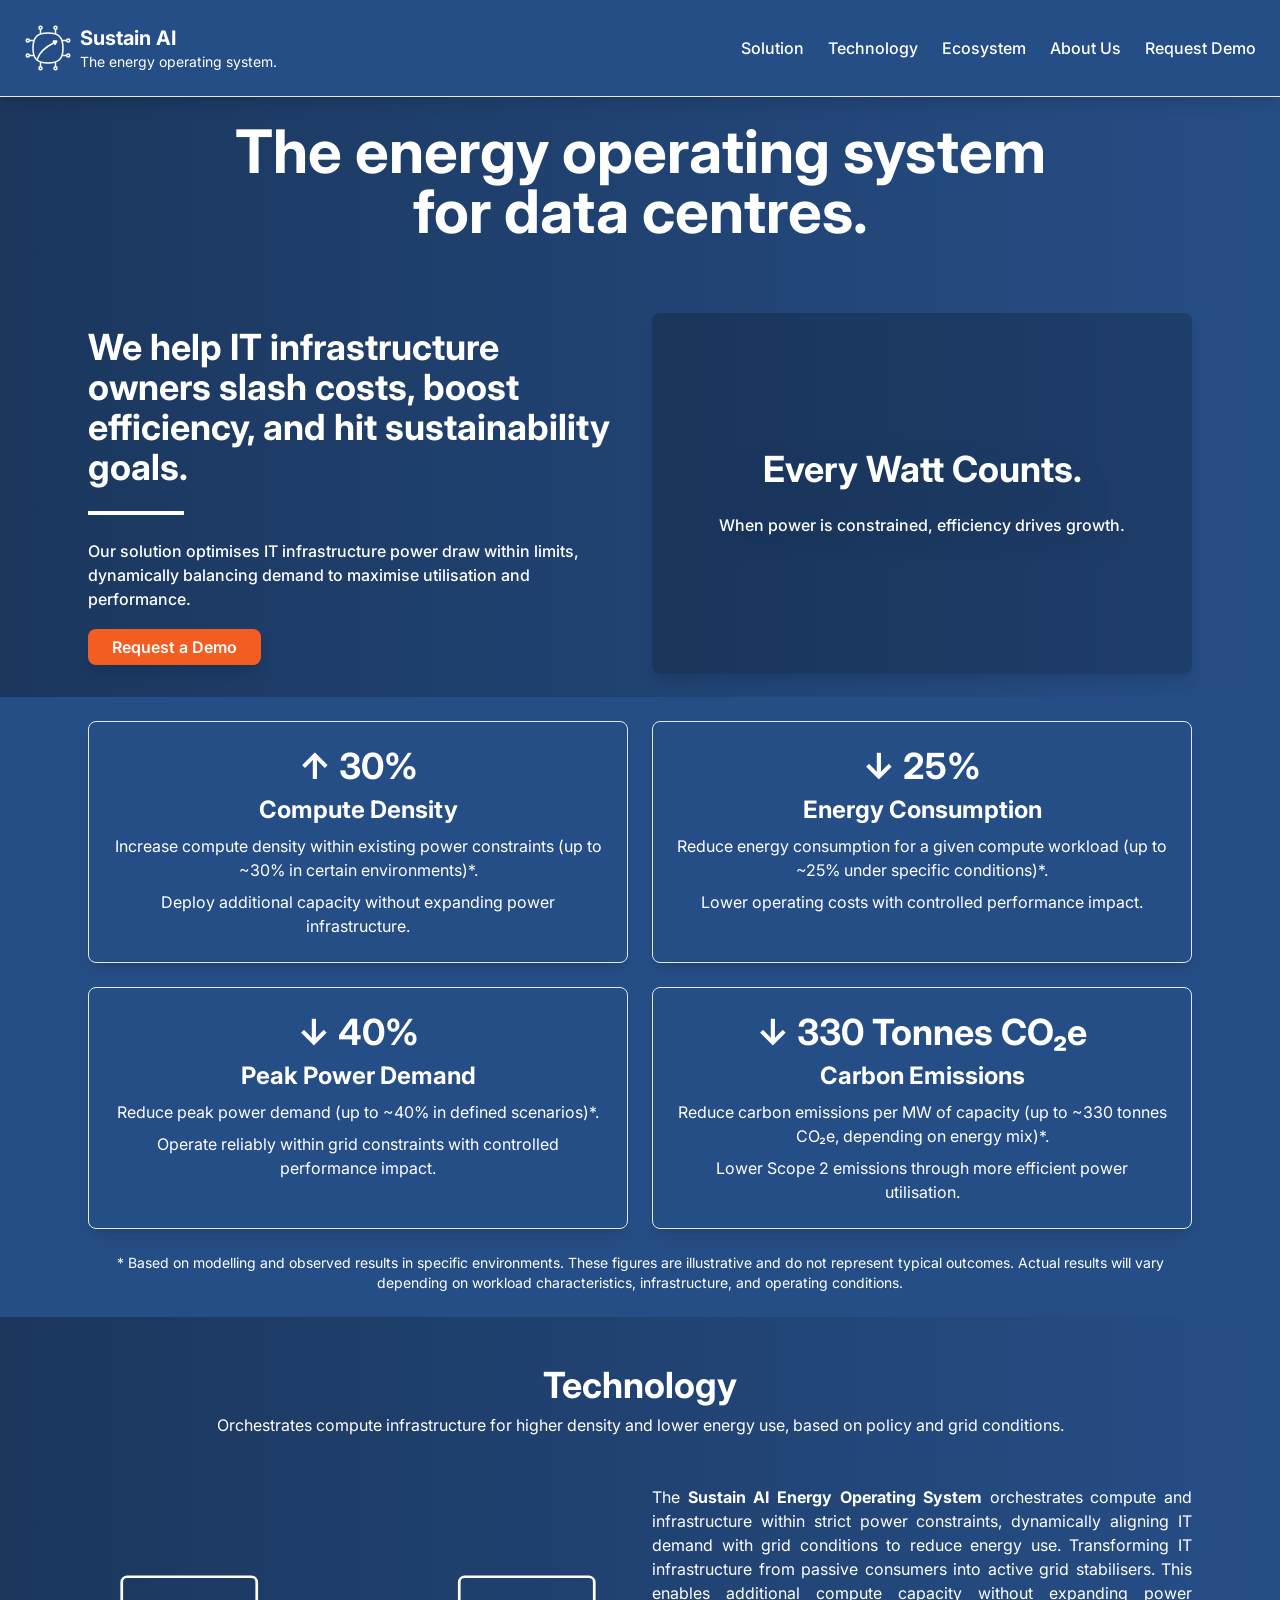
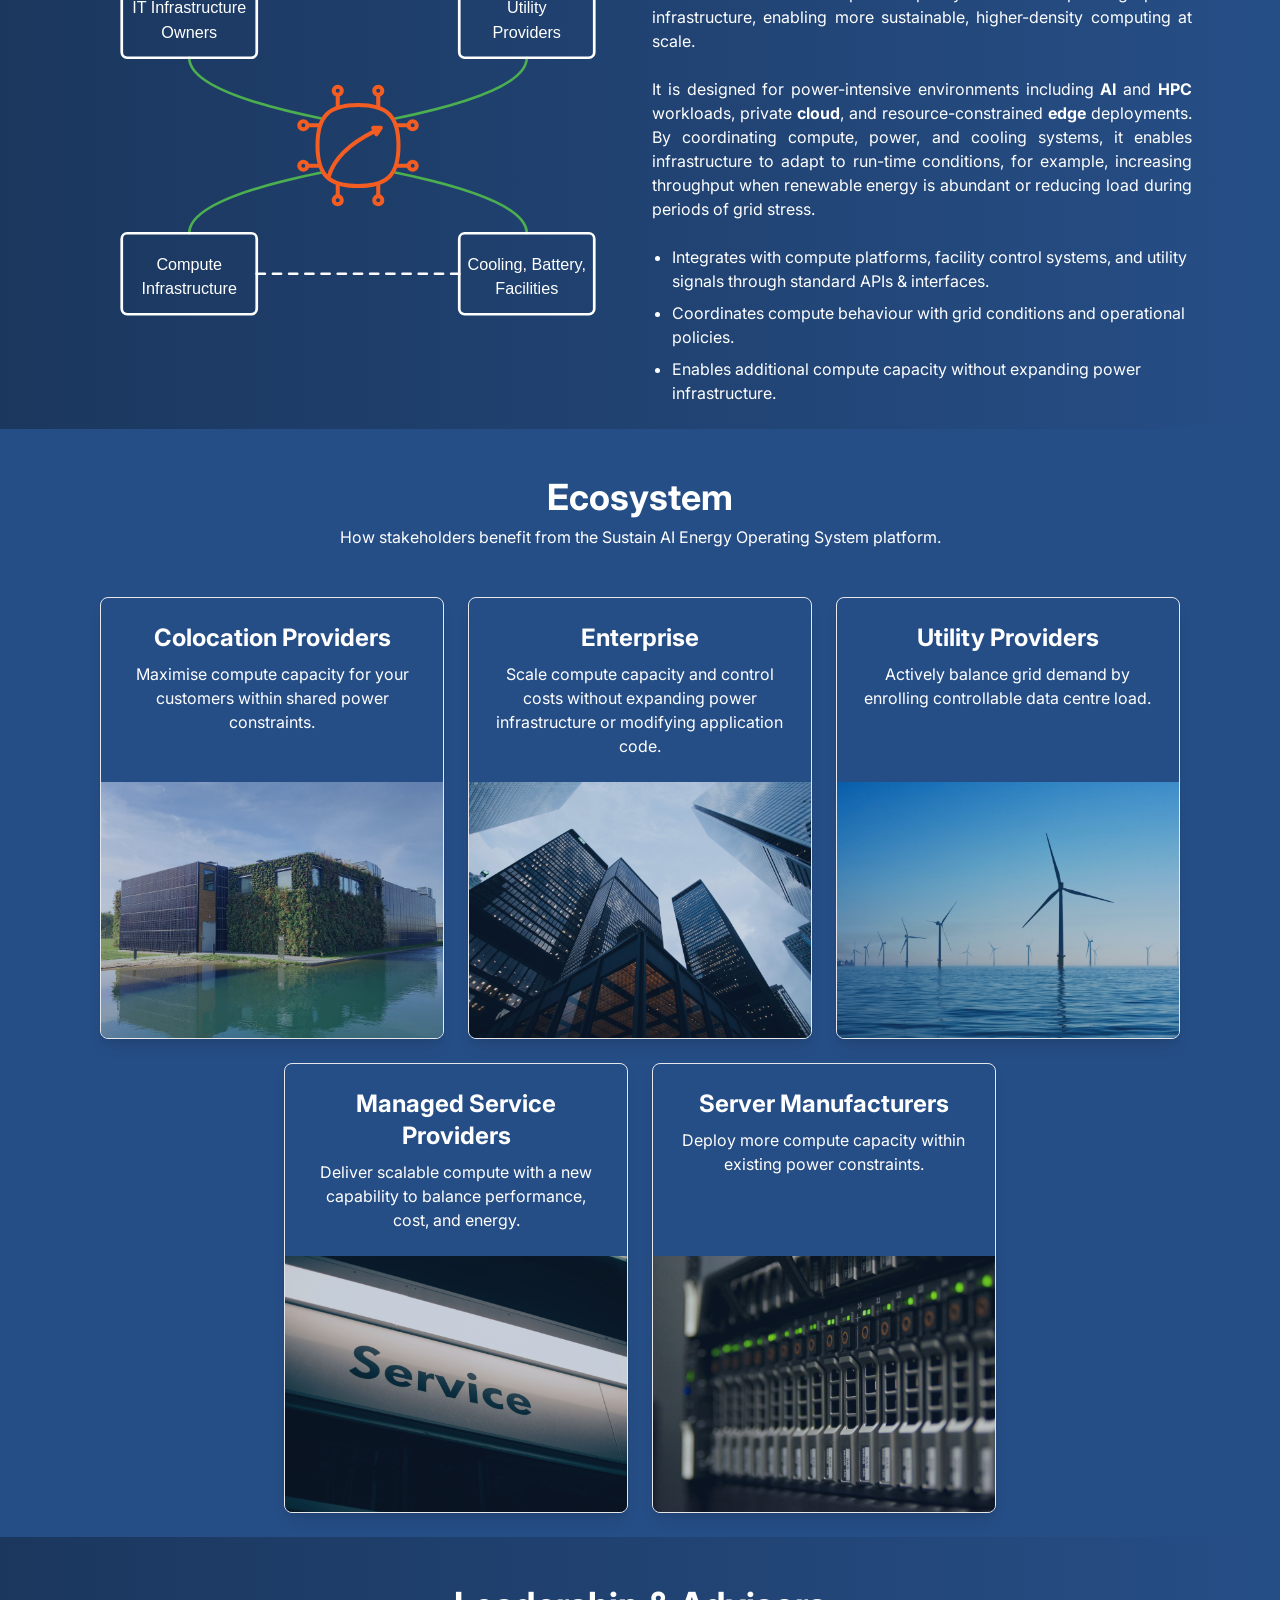
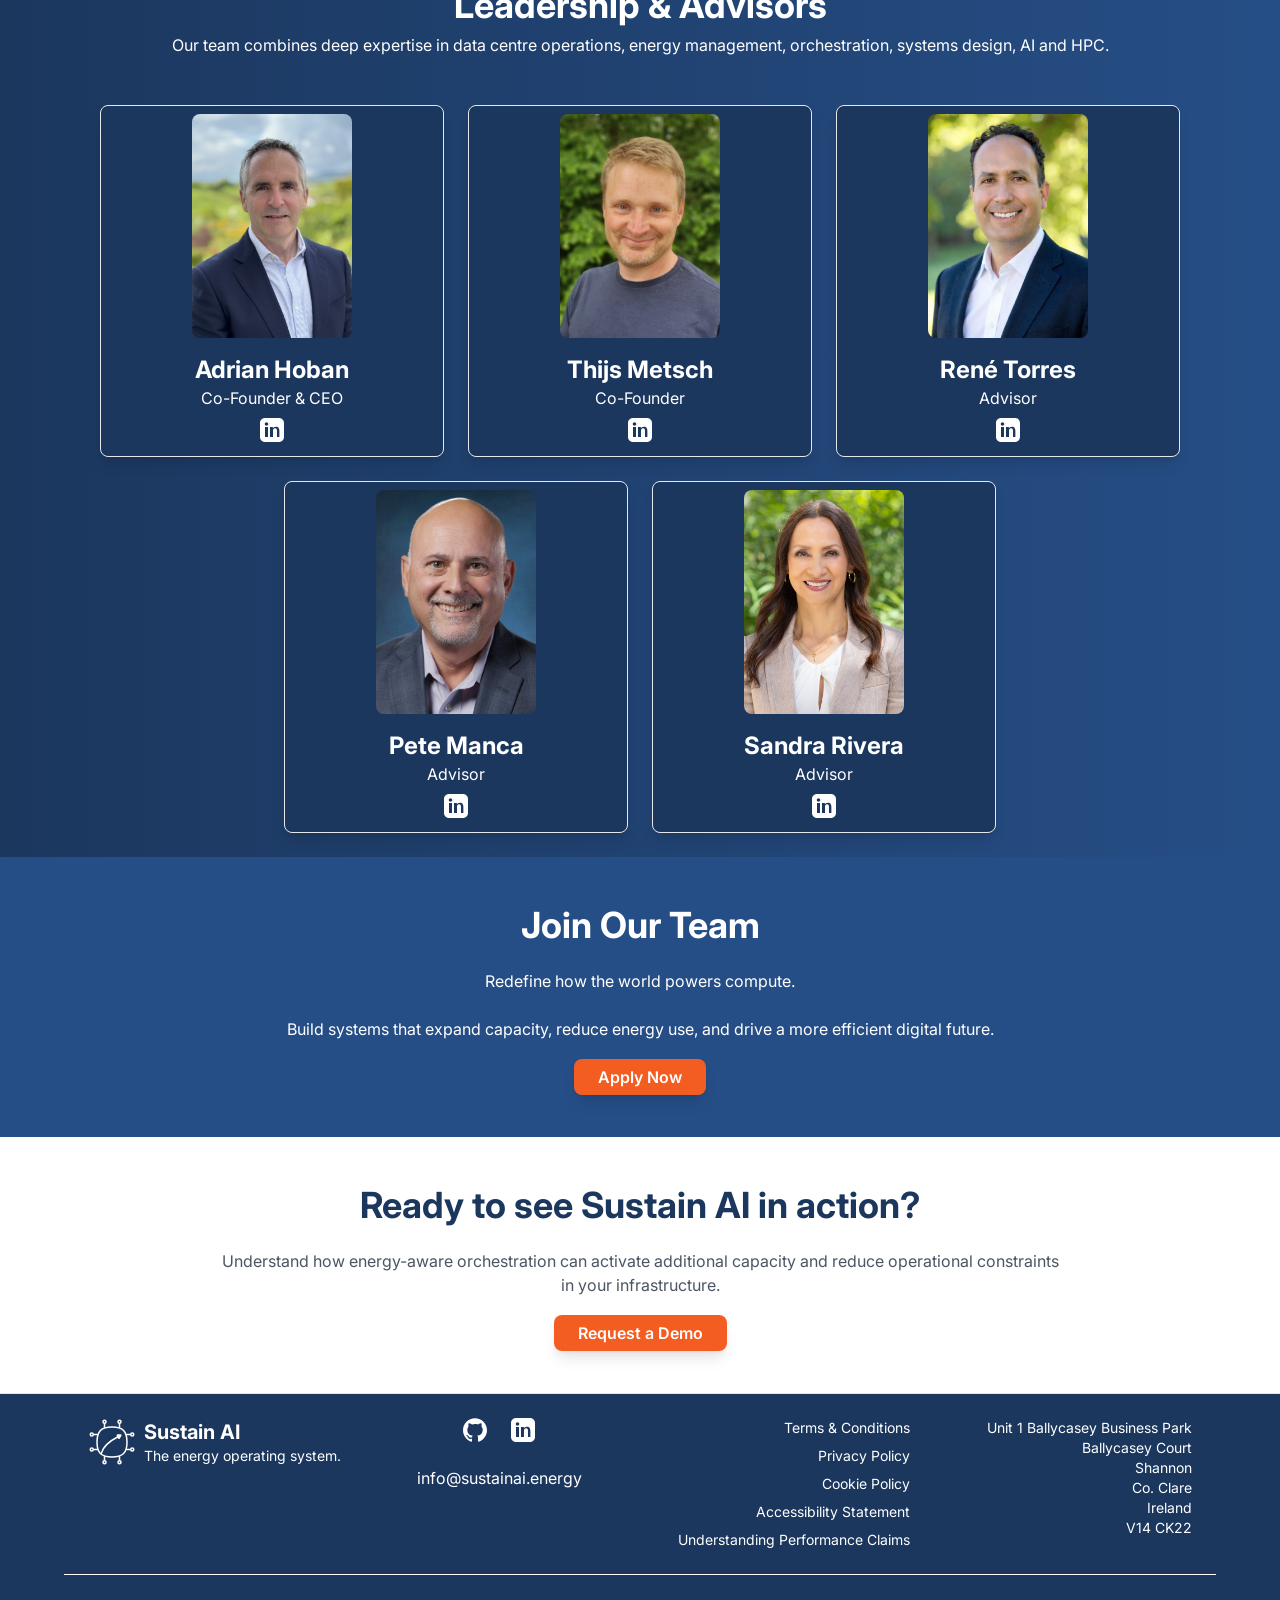
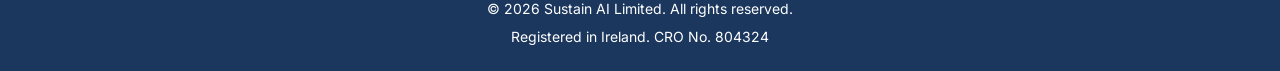
<file: index.html>
<!DOCTYPE html>
<html lang="en">
<head>
    <meta charset="UTF-8">
    <meta name="description"
          content="Sustain AI is an energy operating system for data centres operating under power constraints. We help operators increase compute efficiency, reduce energy consumption, and unlock additional capacity without expanding infrastructure.">
    <meta name="keywords"
          content="data center energy optimisation, data center efficiency, data centre energy optimisation, data centre efficiency, AI for data centres, compute orchestration, energy management system, power constrained computing, data centre optimisation software, grid responsive computing, infrastructure efficiency, sustainable data centres">
    <meta property="og:title"
          content="Sustain AI - Energy Optimisation for Power-Constrained Data Centres">
    <meta property="og:description"
          content="An energy operating system for data centres. Sustain AI orchestrates compute within power constraints to increase efficiency, reduce energy use, and unlock capacity.">
    <meta property="og:type" content="website">
    <meta property="og:url" content="https://sustainai.energy">
    <meta name="application-name" content="Sustain AI">
    <meta name="viewport" content="width=device-width, initial-scale=1.0">
    <link rel="icon" href="img/logo/logo_orange.svg" type="image/svg+xml">
    <link rel="preconnect" href="https://fonts.googleapis.com">
    <link rel="preconnect" href="https://fonts.gstatic.com" crossorigin>
    <link href="https://fonts.googleapis.com/css2?family=Inter:wght@400;600;700&display=swap" rel="stylesheet">
    <title>Sustain AI | Energy Operating System for Data Centres</title>
    <link href="output.css" rel="stylesheet">
</head>
<body class="bg-white text-gray-600 font-sans flex flex-col min-h-screen">
<header id="main-header"
        class="sticky top-0 z-50 w-full flex flex-row justify-between items-center bg-secondary backdrop-blur-md shadow-lg px-6 py-6 border-b border-gray-200 transition-all duration-300">
    <a href="index.html" class="flex items-start hover:opacity-75">
        <div class="logo mr-2">
            <img src="img/logo/logo_white.svg" alt="Sustain AI Logo" class="w-12 h-12">
        </div>
        <div class="flex flex-col text-white leading-none">
            <span class="text-xl font-bold">Sustain AI</span>
            <span class="text-sm">The energy operating system.</span>
        </div>
    </a>
    <!-- Desktop menu - centered on desktop -->
    <nav id="desktop-menu" class="hidden md:flex space-x-6 text-white font-medium">
        <a href="#solution" class="hover:text-orange hover:underline">Solution</a>
        <a href="#technology" class="hover:text-orange hover:underline">Technology</a>
        <a href="#ecosystem" class="hover:text-orange hover:underline">Ecosystem</a>
        <a href="#aboutus" class="hover:text-orange hover:underline">About Us</a>
        <a href="#contact" class="hover:text-orange hover:underline">Request Demo</a>
    </nav>
    <!-- Mobile menu (hidden by default) -->
    <div id="mobile-menu"
         class="absolute top-full right-6 mt-2 w-48 bg-white shadow-lg rounded-lg hidden flex-col py-2">
        <a href="#solution" class="block px-2 py-2 text-gray-600 border-b border-gray-200">Solution</a>
        <a href="#technology" class="block px-2 py-2 text-gray-600 border-b border-gray-200">Technology</a>
        <a href="#ecosystem" class="block px-2 py-2 text-gray-600 border-b border-gray-200">Ecosystem</a>
        <a href="#aboutus" class="block px-2 py-2 text-gray-600 border-b border-gray-200">About Us</a>
        <a href="#contact" class="block px-2 py-2 text-gray-600">Request Demo</a>
    </div>
    <!-- Mobile burger button -->
    <div class="md:hidden ml-auto">
        <button id="menu-btn" class="text-white focus:outline-none" aria-label="Toggle navigation menu">
            <svg class="w-6 h-6" fill="none" stroke="currentColor" viewBox="0 0 24 24">
                <path stroke-linecap="round" stroke-linejoin="round" stroke-width="2"
                      d="M4 6h16M4 12h16M4 18h16"/>
            </svg>
        </button>
    </div>
</header>
<main>
    <section id="solution" class="bg-gradient-to-r from-primary to-secondary py-6 scroll-mt-24">
        <div class="max-w-4xl mx-auto px-6 text-center mb-6">
            <h1 class="text-white text-4xl md:text-6xl font-bold mb-6">
                The energy operating system for data centres.
            </h1>
        </div>
    </section>
    <!-- Hero Section - Redesigned Split Layout -->
    <section class="relative w-full bg-gradient-to-r from-primary to-secondary py-6 md:py-6">
        <div class="max-w-6xl mx-auto px-6 flex flex-col md:flex-row items-center justify-between gap-6">
            <!-- Left Side: Text Content -->
            <div class="md:w-1/2 text-white">
                <h2 class="text-white text-2xl md:text-4xl font-bold mb-6">
                    We help IT infrastructure owners slash costs, boost efficiency, and hit sustainability goals.
                </h2>
                <div class="w-24 h-1 bg-white mx-0 mb-6"></div>
                <p class="text-white text-base font-medium mb-6">
                    Our solution optimises IT infrastructure power draw within limits, dynamically balancing demand to
                    maximise utilisation and performance.
                </p>
                <a href="#contact"
                   class="bg-orange px-6 py-2 rounded-lg text-white font-semibold shadow-lg hover:bg-light hover:text-primary">
                    Request a Demo
                </a>
            </div>
            <!-- Right Side: Video -->
            <div class="md:w-1/2 relative flex justify-center items-center">
                <video src="img/solution/homepage_start_720p.mp4" autoplay loop muted playsinline
                       class="w-full aspect-[3/2] object-cover rounded-lg shadow-lg"></video>
                <div class="absolute inset-0 flex flex-col items-center justify-center p-6 text-center bg-black/20 rounded-lg">
                    <h2 class="text-white text-2xl md:text-4xl font-bold mb-6 drop-shadow-2xl">
                        Every Watt Counts.
                    </h2>
                    <p class="text-white text-base drop-shadow-xl font-medium">When power is constrained, efficiency
                        drives growth.</p>
                </div>
            </div>
        </div>
    </section>
    <!-- Solution / Value Section -->
    <section class="py-6 bg-secondary scroll-mt-24">
        <div class="max-w-6xl mx-auto grid md:grid-cols-2 gap-6 px-6">
            <div class="rounded-lg shadow-lg bg-secondary border border-gray-200 overflow-hidden flex flex-col">
                <div class="p-6 flex-1">
                    <h2 class="text-4xl font-bold text-white text-center mb-2">
                        ↑ 30%
                    </h2>
                    <h3 class="text-2xl font-bold text-white text-center">
                        Compute Density
                    </h3>
                    <p class="mt-2 text-white text-center">
                        Increase compute density within existing power constraints (up to ~30% in certain
                        environments)*.
                    </p>
                    <p class="mt-2 text-white text-center">
                        Deploy additional capacity without expanding power infrastructure.
                    </p>
                </div>
            </div>
            <div class="rounded-lg shadow-lg bg-secondary border border-gray-200 overflow-hidden flex flex-col">
                <div class="p-6 flex-1">
                    <h2 class="text-4xl font-bold text-white text-center mb-2">
                        ↓ 25%
                    </h2>
                    <h3 class="text-2xl font-bold text-white text-center">
                        Energy Consumption
                    </h3>
                    <p class="mt-2 text-white text-center">
                        Reduce energy consumption for a given compute workload (up to ~25% under specific conditions)*.
                    </p>
                    <p class="mt-2 text-white text-center">
                        Lower operating costs with controlled performance impact.
                    </p>
                </div>
            </div>
            <div class="rounded-lg shadow-lg bg-secondary border border-gray-200 overflow-hidden flex flex-col">
                <div class="p-6 flex-1">
                    <h2 class="text-4xl font-bold text-white text-center mb-2">
                        ↓ 40%
                    </h2>
                    <h3 class="text-2xl font-bold text-white text-center">
                        Peak Power Demand
                    </h3>
                    <p class="mt-2 text-white text-center">
                        Reduce peak power demand (up to ~40% in defined scenarios)*.
                    </p>
                    <p class="mt-2 text-white text-center">
                        Operate reliably within grid constraints with controlled performance impact.
                    </p>
                </div>
            </div>
            <div class="rounded-lg shadow-lg bg-secondary border border-gray-200 overflow-hidden flex flex-col">
                <div class="p-6 flex-1">
                    <h2 class="text-4xl font-bold text-white text-center mb-2">
                        ↓ 330 Tonnes CO₂e
                    </h2>
                    <h3 class="text-2xl font-bold text-white text-center">
                        Carbon Emissions
                    </h3>
                    <p class="mt-2 text-white text-center">
                        Reduce carbon emissions per MW of capacity (up to ~330 tonnes CO₂e, depending on energy mix)*.
                    </p>
                    <p class="mt-2 text-white text-center">
                        Lower Scope 2 emissions through more efficient power utilisation.
                    </p>
                </div>
            </div>
        </div>
        <p class="max-w-6xl mx-auto text-center text-sm text-white px-6 mt-6 bg-secondary">
            * Based on modelling and observed results in specific environments. These figures are illustrative and do
            not represent typical outcomes. Actual results will vary depending on workload characteristics,
            infrastructure, and operating conditions.
        </p>
    </section>
    <!-- Technology Section -->
    <section id="technology" class="bg-gradient-to-r from-primary to-secondary py-6 scroll-mt-24">
        <div class="max-w-6xl mx-auto text-center mb-6 px-6 py-6">
            <h2 class="text-2xl text-white md:text-4xl font-bold">
                Technology
            </h2>
            <p class="mt-2 text-white">
                Orchestrates compute infrastructure for higher density and lower energy use, based on policy and grid
                conditions.
            </p>
        </div>
        <div class="max-w-6xl mx-auto px-6 flex flex-col md:flex-row items-center justify-between gap-6">
            <!-- Left Side: Image -->
            <div class="md:w-1/2 flex justify-center items-center relative">
                <img src="img/technology/energy_operating_system_graph.svg"
                     alt="Sustain AI Energy Operating System Graphic" class="w-full h-auto"
                     loading="lazy">
            </div>
            <!-- Right Side: Text Content -->
            <div class="md:w-1/2 text-white">
                <p class="text-white mb-6 text-justify">
                    The <strong>Sustain AI Energy Operating System</strong> orchestrates compute and infrastructure
                    within strict power constraints, dynamically aligning IT demand with grid conditions to reduce
                    energy use. Transforming IT infrastructure from passive consumers into active grid stabilisers. This
                    enables additional compute capacity without expanding power infrastructure, enabling more
                    sustainable, higher-density computing at scale. </p>
                <p class="text-white mb-6 text-justify">
                    It is designed for power-intensive environments including <strong>AI</strong> and
                    <strong>HPC</strong> workloads, private <strong>cloud</strong>, and resource-constrained
                    <strong>edge</strong> deployments. By coordinating compute, power, and cooling systems, it enables
                    infrastructure to adapt to run-time conditions, for example, increasing throughput when renewable
                    energy is abundant or reducing load during periods of grid stress.
                </p>
                <ul class="list-disc list-outside text-white text-left space-y-2 text-base pl-5">
                    <li>
                        Integrates with compute platforms, facility control systems, and utility signals through
                        standard APIs & interfaces.
                    </li>
                    <li>
                        Coordinates compute behaviour with grid conditions and operational policies.
                    </li>
                    <li>
                        Enables additional compute capacity without expanding power infrastructure.
                    </li>
                </ul>
            </div>
        </div>
    </section>
    <section id="ecosystem" class="py-6 bg-secondary scroll-mt-24">
        <div class="max-w-6xl mx-auto text-center mb-6 px-6 py-6">
            <h2 class="text-2xl text-white md:text-4xl font-bold">
                Ecosystem
            </h2>
            <p class="mt-2 text-white">
                How stakeholders benefit from the Sustain AI Energy Operating System platform.
            </p>
        </div>
        <div class="max-w-6xl mx-auto flex flex-wrap justify-center gap-6 px-6">
            <div class="rounded-lg shadow-lg bg-secondary border border-gray-200 overflow-hidden flex flex-col w-full md:w-[calc(50%-1rem)] lg:w-[calc(33.333%-1.5rem)]">
                <div class="p-6 flex-1">
                    <h3 class="text-2xl font-bold text-white text-center">
                        Colocation Providers
                    </h3>
                    <p class="mt-2 text-white text-center">
                        Maximise compute capacity for your customers within shared power constraints.
                    </p>
                </div>
                <img src="img/ecosystem/green_data_center.jpg" alt="green data center"
                     class="w-full h-64 object-cover opacity-75" loading="lazy">
            </div>
            <div class="rounded-lg shadow-lg bg-secondary border border-gray-200 overflow-hidden flex flex-col w-full md:w-[calc(50%-1rem)] lg:w-[calc(33.333%-1.5rem)]">
                <div class="p-6 flex-1">
                    <h3 class="text-2xl font-bold text-white text-center">
                        Enterprise
                    </h3>
                    <p class="mt-2 text-white text-center">
                        Scale compute capacity and control costs without expanding power infrastructure or modifying
                        application code.
                    </p>
                </div>
                <img src="img/ecosystem/enterprise.jpg" alt="Enterprise"
                     class="w-full h-64 object-cover opacity-75" loading="lazy">
            </div>
            <div class="rounded-lg shadow-lg bg-secondary border border-gray-200 overflow-hidden flex flex-col w-full md:w-[calc(50%-1rem)] lg:w-[calc(33.333%-1.5rem)]">
                <div class="p-6 flex-1">
                    <h3 class="text-2xl text-white font-bold text-center">
                        Utility Providers
                    </h3>
                    <p class="mt-2 text-white text-center">
                        Actively balance grid demand by enrolling controllable data centre load.
                    </p>
                </div>
                <img src="img/ecosystem/utility_provider.jpg" alt="Utility Provider"
                     class="w-full h-64 object-cover opacity-75" loading="lazy">
            </div>
            <div class="rounded-lg shadow-lg bg-secondary border border-gray-200 overflow-hidden flex flex-col w-full md:w-[calc(50%-1rem)] lg:w-[calc(33.333%-1.5rem)]">
                <div class="p-6 flex-1">
                    <h3 class="text-2xl font-bold text-white text-center">
                        Managed Service Providers
                    </h3>
                    <p class="mt-2 text-white text-center">
                        Deliver scalable compute with a new capability to balance performance, cost, and energy.
                    </p>
                </div>
                <img src="img/ecosystem/services.jpg" alt="Service Provider"
                     class="w-full h-64 object-cover opacity-75" loading="lazy">
            </div>
            <div class="rounded-lg shadow-lg bg-secondary border border-gray-200 overflow-hidden flex flex-col w-full md:w-[calc(50%-1rem)] lg:w-[calc(33.333%-1.5rem)]">
                <div class="p-6 flex-1">
                    <h3 class="text-2xl font-bold text-white text-center">
                        Server Manufacturers
                    </h3>
                    <p class="mt-2 text-white text-center">
                        Deploy more compute capacity within existing power constraints.
                    </p>
                </div>
                <img src="img/ecosystem/server.jpg" alt="Server image"
                     class="w-full h-64 object-cover opacity-75" loading="lazy">
            </div>
        </div>
    </section>
    <!-- About Us Section -->
    <section id="aboutus" class="bg-gradient-to-r from-primary to-secondary py-6 scroll-mt-24">
        <div class="max-w-6xl mx-auto text-center mb-6 px-6 py-6">
            <h2 class="text-2xl text-white md:text-4xl font-bold">
                Leadership & Advisors
            </h2>
            <p class="mt-2 text-white">
                Our team combines deep expertise in data centre operations, energy management, orchestration, systems
                design, AI and HPC.
            </p>
        </div>
        <div class="max-w-6xl mx-auto flex flex-wrap justify-center gap-6 px-6">
            <div class="rounded-lg shadow-lg bg-primary border border-gray-200 overflow-hidden flex flex-col w-full md:w-[calc(50%-1rem)] lg:w-[calc(33.333%-1.5rem)]">
                <div class="p-2 flex items-center justify-center min-h-[240px]">
                    <img src="img/team/adrian.jpg" alt="Adrian Hoban"
                         class="w-40 h-56 object-cover rounded-lg bg-gray-200" loading="lazy">
                </div>
                <div class="p-2 text-center flex-1">
                    <h3 class="text-2xl text-white font-bold">
                        Adrian Hoban
                    </h3>
                    <p class="text-white mb-2">
                        Co-Founder & CEO
                    </p>
                    <a href="https://linkedin.com/in/adrian-hoban" target="_blank"
                       class="inline-block text-white hover:text-orange">
                        <svg class="w-6 h-6 mx-auto" fill="currentColor" viewBox="0 0 24 24">
                            <path d="M19 0h-14c-2.761 0-5 2.239-5 5v14c0 2.762 2.239 5 5 5h14c2.762 0 5-2.238 5-5v-14c0-2.761-2.238-5-5-5zm-11 19h-3v-10h3v10zm-1.5-11.268c-.966 0-1.75-.784-1.75-1.75s.784-1.75 1.75-1.75 1.75.784 1.75 1.75-.784 1.75-1.75 1.75zm13.5 11.268h-3v-5.604c0-1.337-.026-3.065-1.867-3.065-1.867 0-2.154 1.459-2.154 2.968v5.701h-3v-10h2.884v1.367h.041c.402-.764 1.386-1.567 2.852-1.567 3.049 0 3.612 2.006 3.612 4.612v5.588z"/>
                        </svg>
                    </a>
                </div>
            </div>
            <div class="rounded-lg shadow-lg bg-primary border border-gray-200 overflow-hidden flex flex-col w-full md:w-[calc(50%-1rem)] lg:w-[calc(33.333%-1.5rem)]">
                <div class="p-2 flex items-center justify-center min-h-[240px]">
                    <img src="img/team/thijs.jpg" alt="Thijs Metsch"
                         class="w-40 h-56 object-cover rounded-lg bg-gray-200" loading="lazy">
                </div>
                <div class="p-2 text-center flex-1">
                    <h3 class="text-2xl text-white font-bold">
                        Thijs Metsch
                    </h3>
                    <p class="text-white mb-2">
                        Co-Founder
                    </p>
                    <a href="https://linkedin.com/in/thijsmetsch" target="_blank"
                       class="inline-block text-white hover:text-orange">
                        <svg class="w-6 h-6 mx-auto" fill="currentColor" viewBox="0 0 24 24">
                            <path d="M19 0h-14c-2.761 0-5 2.239-5 5v14c0 2.762 2.239 5 5 5h14c2.762 0 5-2.238 5-5v-14c0-2.761-2.238-5-5-5zm-11 19h-3v-10h3v10zm-1.5-11.268c-.966 0-1.75-.784-1.75-1.75s.784-1.75 1.75-1.75 1.75.784 1.75 1.75-.784 1.75-1.75 1.75zm13.5 11.268h-3v-5.604c0-1.337-.026-3.065-1.867-3.065-1.867 0-2.154 1.459-2.154 2.968v5.701h-3v-10h2.884v1.367h.041c.402-.764 1.386-1.567 2.852-1.567 3.049 0 3.612 2.006 3.612 4.612v5.588z"/>
                        </svg>
                    </a>
                </div>
            </div>
            <div class="rounded-lg shadow-lg bg-primary border border-gray-200 overflow-hidden flex flex-col w-full md:w-[calc(50%-1rem)] lg:w-[calc(33.333%-1.5rem)]">
                <div class="p-2 flex items-center justify-center min-h-[240px]">
                    <img src="img/team/rene.jpg" alt="René Torres"
                         class="w-40 h-56 object-cover rounded-lg bg-gray-200" loading="lazy">
                </div>
                <div class="p-2 text-center flex-1">
                    <h3 class="text-2xl text-white font-bold">
                        René Torres
                    </h3>
                    <p class="text-white mb-2">
                        Advisor
                    </p>
                    <a href="https://www.linkedin.com/in/ren%C3%A9-torres-mba" target="_blank"
                       class="inline-block text-white hover:text-orange">
                        <svg class="w-6 h-6 mx-auto" fill="currentColor" viewBox="0 0 24 24">
                            <path d="M19 0h-14c-2.761 0-5 2.239-5 5v14c0 2.762 2.239 5 5 5h14c2.762 0 5-2.238 5-5v-14c0-2.761-2.238-5-5-5zm-11 19h-3v-10h3v10zm-1.5-11.268c-.966 0-1.75-.784-1.75-1.75s.784-1.75 1.75-1.75 1.75.784 1.75 1.75-.784 1.75-1.75 1.75zm13.5 11.268h-3v-5.604c0-1.337-.026-3.065-1.867-3.065-1.867 0-2.154 1.459-2.154 2.968v5.701h-3v-10h2.884v1.367h.041c.402-.764 1.386-1.567 2.852-1.567 3.049 0 3.612 2.006 3.612 4.612v5.588z"/>
                        </svg>
                    </a>
                </div>
            </div>
            <div class="rounded-lg shadow-lg bg-primary border border-gray-200 overflow-hidden flex flex-col w-full md:w-[calc(50%-1rem)] lg:w-[calc(33.333%-1.5rem)]">
                <div class="p-2 flex items-center justify-center min-h-[240px]">
                    <img src="img/team/pete.jpg" alt="Pete Manca"
                         class="w-40 h-56 object-cover rounded-lg bg-gray-200" loading="lazy">
                </div>
                <div class="p-2 text-center flex-1">
                    <h3 class="text-2xl text-white font-bold">
                        Pete Manca
                    </h3>
                    <p class="text-white mb-2">
                        Advisor
                    </p>
                    <a href="https://www.linkedin.com/in/petemanca" target="_blank"
                       class="inline-block text-white hover:text-orange">
                        <svg class="w-6 h-6 mx-auto" fill="currentColor" viewBox="0 0 24 24">
                            <path d="M19 0h-14c-2.761 0-5 2.239-5 5v14c0 2.762 2.239 5 5 5h14c2.762 0 5-2.238 5-5v-14c0-2.761-2.238-5-5-5zm-11 19h-3v-10h3v10zm-1.5-11.268c-.966 0-1.75-.784-1.75-1.75s.784-1.75 1.75-1.75 1.75.784 1.75 1.75-.784 1.75-1.75 1.75zm13.5 11.268h-3v-5.604c0-1.337-.026-3.065-1.867-3.065-1.867 0-2.154 1.459-2.154 2.968v5.701h-3v-10h2.884v1.367h.041c.402-.764 1.386-1.567 2.852-1.567 3.049 0 3.612 2.006 3.612 4.612v5.588z"/>
                        </svg>
                    </a>
                </div>
            </div>
            <div class="rounded-lg shadow-lg bg-primary border border-gray-200 overflow-hidden flex flex-col w-full md:w-[calc(50%-1rem)] lg:w-[calc(33.333%-1.5rem)]">
                <div class="p-2 flex items-center justify-center min-h-[240px]">
                    <img src="img/team/sandra.jpg" alt="Sandra Rivera"
                         class="w-40 h-56 object-cover rounded-lg bg-gray-200" loading="lazy">
                </div>
                <div class="p-2 text-center flex-1">
                    <h3 class="text-2xl text-white font-bold">
                        Sandra Rivera
                    </h3>
                    <p class="text-white mb-2">
                        Advisor
                    </p>
                    <a href="https://www.linkedin.com/in/sandra-rivera-6a24291" target="_blank"
                       class="inline-block text-white hover:text-orange">
                        <svg class="w-6 h-6 mx-auto" fill="currentColor" viewBox="0 0 24 24">
                            <path d="M19 0h-14c-2.761 0-5 2.239-5 5v14c0 2.762 2.239 5 5 5h14c2.762 0 5-2.238 5-5v-14c0-2.761-2.238-5-5-5zm-11 19h-3v-10h3v10zm-1.5-11.268c-.966 0-1.75-.784-1.75-1.75s.784-1.75 1.75-1.75 1.75.784 1.75 1.75-.784 1.75-1.75 1.75zm13.5 11.268h-3v-5.604c0-1.337-.026-3.065-1.867-3.065-1.867 0-2.154 1.459-2.154 2.968v5.701h-3v-10h2.884v1.367h.041c.402-.764 1.386-1.567 2.852-1.567 3.049 0 3.612 2.006 3.612 4.612v5.588z"/>
                        </svg>
                    </a>
                </div>
            </div>
        </div>
    </section>
    <!-- Join Our Team Section -->
    <section id="join_us" class="py-6 bg-secondary scroll-mt-24">
        <div class="max-w-4xl mx-auto text-center px-6 py-6">
            <h2 class="text-2xl md:text-4xl font-bold text-white mb-6">
                Join Our Team
            </h2>
            <p class="text-white mb-6 text-base">
                Redefine how the world powers compute.
            </p>
            <p class="text-white mb-6 text-base">
                Build systems that expand capacity, reduce energy use, and drive a more efficient digital future.
            </p>
            <a href="mailto:info@sustainai.energy?subject=Careers%20at%20Sustain%20AI"
               class="bg-orange px-6 py-2 rounded-lg text-white font-semibold shadow-lg hover:bg-light hover:text-primary">
                Apply Now
            </a>
        </div>
    </section>
    <!-- Request Demo Section -->
    <section id="contact" class="py-6 bg-white scroll-mt-24">
        <div class="max-w-4xl mx-auto text-center px-6 py-6">
            <h2 class="text-2xl md:text-4xl font-bold text-primary mb-6">
                Ready to see Sustain AI in action?
            </h2>
            <p class="text-base text-gray-600 mb-6">
                Understand how energy-aware orchestration can activate additional capacity and reduce operational
                constraints in your infrastructure.
            </p>
            <a href="mailto:info@sustainai.energy?subject=Request%20a%20Demo%20-%20Sustain%20AI&body=Hi%20Sustain%20AI%2C%0A%0AI%20would%20like%20to%20request%20a%20demo.%0A%0ATo%20help%20us%20understand%20your%20needs%2C%20please%20fill%20in%20the%20following%3A%0A%0A1.%20Company%20name%3A%0A2.%20Industry%3A%0A3.%20Current%20data%20centre%20setup%20(colocation%2Fenterprise%2Fhybrid)%3A%0A4.%20Main%20challenge%20(power%20constraints%2C%20cost%2C%20efficiency%2C%20other)%3A%0A5.%20Approximate%20scale%20(MW%20or%20number%20of%20racks)%3A%0A6.%20Timeline%20for%20evaluation%3A%0A%0AThanks"
               class="bg-orange px-6 py-2 rounded-lg text-white font-semibold shadow-lg hover:bg-light hover:text-primary">
                Request a Demo
            </a>
        </div>
    </section>
</main>
<!-- Footer -->
<footer id="footer-section" class="relative bg-primary border-t border-gray-200 scroll-mt-24">
    <div class="max-w-6xl mx-auto px-6 py-6 grid md:grid-cols-4 gap-6 items-start">
        <!-- Left: Logo + Company Name -->
        <a href="index.html"
           class="flex items-center justify-center mb-6 md:mb-0 md:items-start md:justify-start hover:opacity-75">
            <div class="logo mr-2">
                <img src="img/logo/logo_white.svg" alt="Sustain AI Logo" class="w-12 h-12">
            </div>
            <div class="flex flex-col text-white leading-none">
                <span class="text-xl font-bold">Sustain AI</span>
                <span class="text-sm">The energy operating system.</span>
            </div>
        </a>
        <!-- Center: Social icons + Email -->
        <div class="flex flex-col items-center space-y-6 mt-6 md:mt-0">
            <div class="flex space-x-6">
                <!-- GitHub Icon -->
                <a href="https://github.com/sustainai-energy" target="_blank"
                   class="text-white hover:text-orange">
                    <svg class="w-6 h-6" fill="currentColor" viewBox="0 0 24 24">
                        <path d="M12 0.297C5.373 0.297 0 5.67 0 12.297c0 5.303 3.438 9.8 8.205 11.387.6.11.82-.26.82-.577v-2.234c-3.338.724-4.033-1.416-4.033-1.416-.546-1.387-1.333-1.756-1.333-1.756-1.089-.745.083-.729.083-.729 1.205.085 1.838 1.237 1.838 1.237 1.07 1.834 2.809 1.304 3.495.997.108-.775.418-1.304.762-1.604-2.665-.3-5.466-1.332-5.466-5.931 0-1.31.468-2.382 1.235-3.222-.123-.303-.536-1.523.117-3.176 0 0 1.008-.322 3.3 1.23a11.52 11.52 0 013.003-.403c1.018.005 2.043.137 3.003.403 2.29-1.552 3.296-1.23 3.296-1.23.655 1.653.242 2.873.119 3.176.77.84 1.234 1.912 1.234 3.222 0 4.609-2.803 5.625-5.475 5.921.429.369.812 1.096.812 2.21v3.276c0 .319.218.694.825.576C20.565 22.092 24 17.593 24 12.297 24 5.67 18.627.297 12 .297z"/>
                    </svg>
                </a>
                <!-- LinkedIn Icon -->
                <a href="https://linkedin.com/company/sustain-ai-energy" target="_blank"
                   class="text-white hover:text-orange">
                    <svg class="w-6 h-6" fill="currentColor" viewBox="0 0 24 24">
                        <path d="M19 0h-14c-2.761 0-5 2.239-5 5v14c0 2.762 2.239 5 5 5h14c2.762 0 5-2.238 5-5v-14c0-2.761-2.238-5-5-5zm-11 19h-3v-10h3v10zm-1.5-11.268c-.966 0-1.75-.784-1.75-1.75s.784-1.75 1.75-1.75 1.75.784 1.75 1.75-.784 1.75-1.75 1.75zm13.5 11.268h-3v-5.604c0-1.337-.026-3.065-1.867-3.065-1.867 0-2.154 1.459-2.154 2.968v5.701h-3v-10h2.884v1.367h.041c.402-.764 1.386-1.567 2.852-1.567 3.049 0 3.612 2.006 3.612 4.612v5.588z"/>
                    </svg>
                </a>
            </div>
            <a href="mailto:info@sustainai.energy" class="text-white hover:text-orange">info@sustainai.energy</a>
        </div>
        <!-- Legal Links -->
        <div class="flex flex-col items-center md:items-end space-y-2 mt-6 md:mt-0 text-center text-white md:text-right">
            <a href="legal.html#terms" class="hover:text-orange text-sm">Terms & Conditions</a>
            <a href="legal.html#privacy" class="hover:text-orange text-sm">Privacy Policy</a>
            <a href="legal.html#cookies" class="hover:text-orange text-sm scroll-mt-24">Cookie Policy</a>
            <a href="legal.html#accessibility" class="hover:text-orange text-sm">Accessibility Statement</a>
            <a href="legal.html#claims" class="hover:text-orange text-sm">Understanding Performance Claims</a>
        </div>
        <!-- Right: Address -->
        <div class="text-center text-sm md:text-right text-white space-y-2 mt-6 md:mt-0">
            <p>Unit 1 Ballycasey Business Park<br>Ballycasey Court<br>Shannon<br>Co. Clare<br>Ireland<br>V14 CK22
            </p>
        </div>
    </div>
    <div class="max-w-6xl mx-auto px-6 py-6 border-t border-white text-center text-sm text-white">
        <p>© 2026 Sustain AI Limited. All rights reserved.</p>
        <p class="mt-2">Registered in Ireland. CRO No. 804324</p>
    </div>
</footer>
<script>
    document.addEventListener('DOMContentLoaded', () => {
        const btn = document.getElementById('menu-btn');
        const menu = document.getElementById('mobile-menu');
        const header = document.getElementById('main-header');
        btn.addEventListener('click', () => {
            menu.classList.toggle('hidden');
        });
        menu.querySelectorAll('a').forEach(link => {
            link.addEventListener('click', () => {
                menu.classList.add('hidden');
            });
        });
        let lastScrollY = window.scrollY;
        window.addEventListener('scroll', () => {
            const currentScrollY = window.scrollY;
            if (currentScrollY > 50) {
                header.classList.replace('py-6', 'py-2');
                header.classList.replace('bg-secondary', 'bg-secondary/90');
            } else {
                header.classList.replace('py-2', 'py-6');
                header.classList.replace('bg-secondary/90', 'bg-secondary');
            }
            if (currentScrollY > lastScrollY && currentScrollY > 200) {
                header.classList.add('-translate-y-full');
            } else {
                header.classList.remove('-translate-y-full');
            }
            lastScrollY = currentScrollY;
        });
    });
</script>
</body>
</html>
</file>
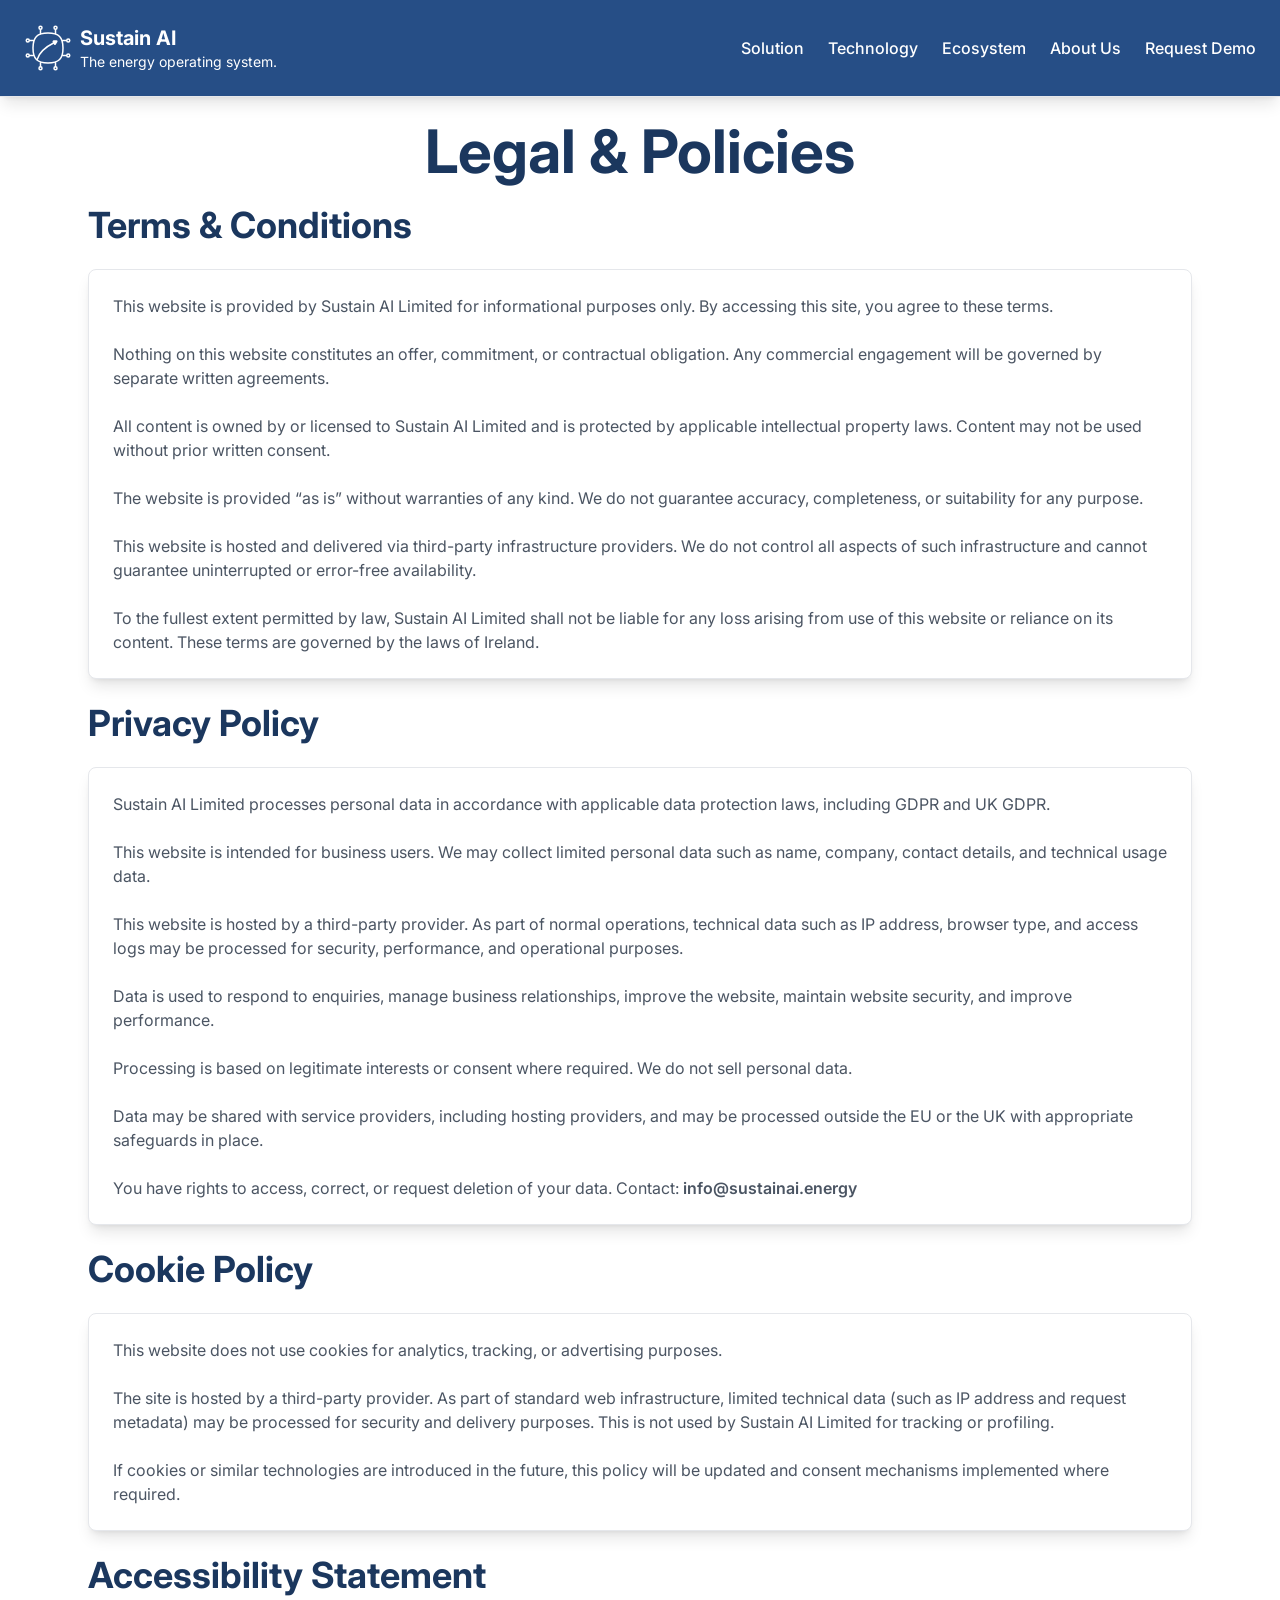
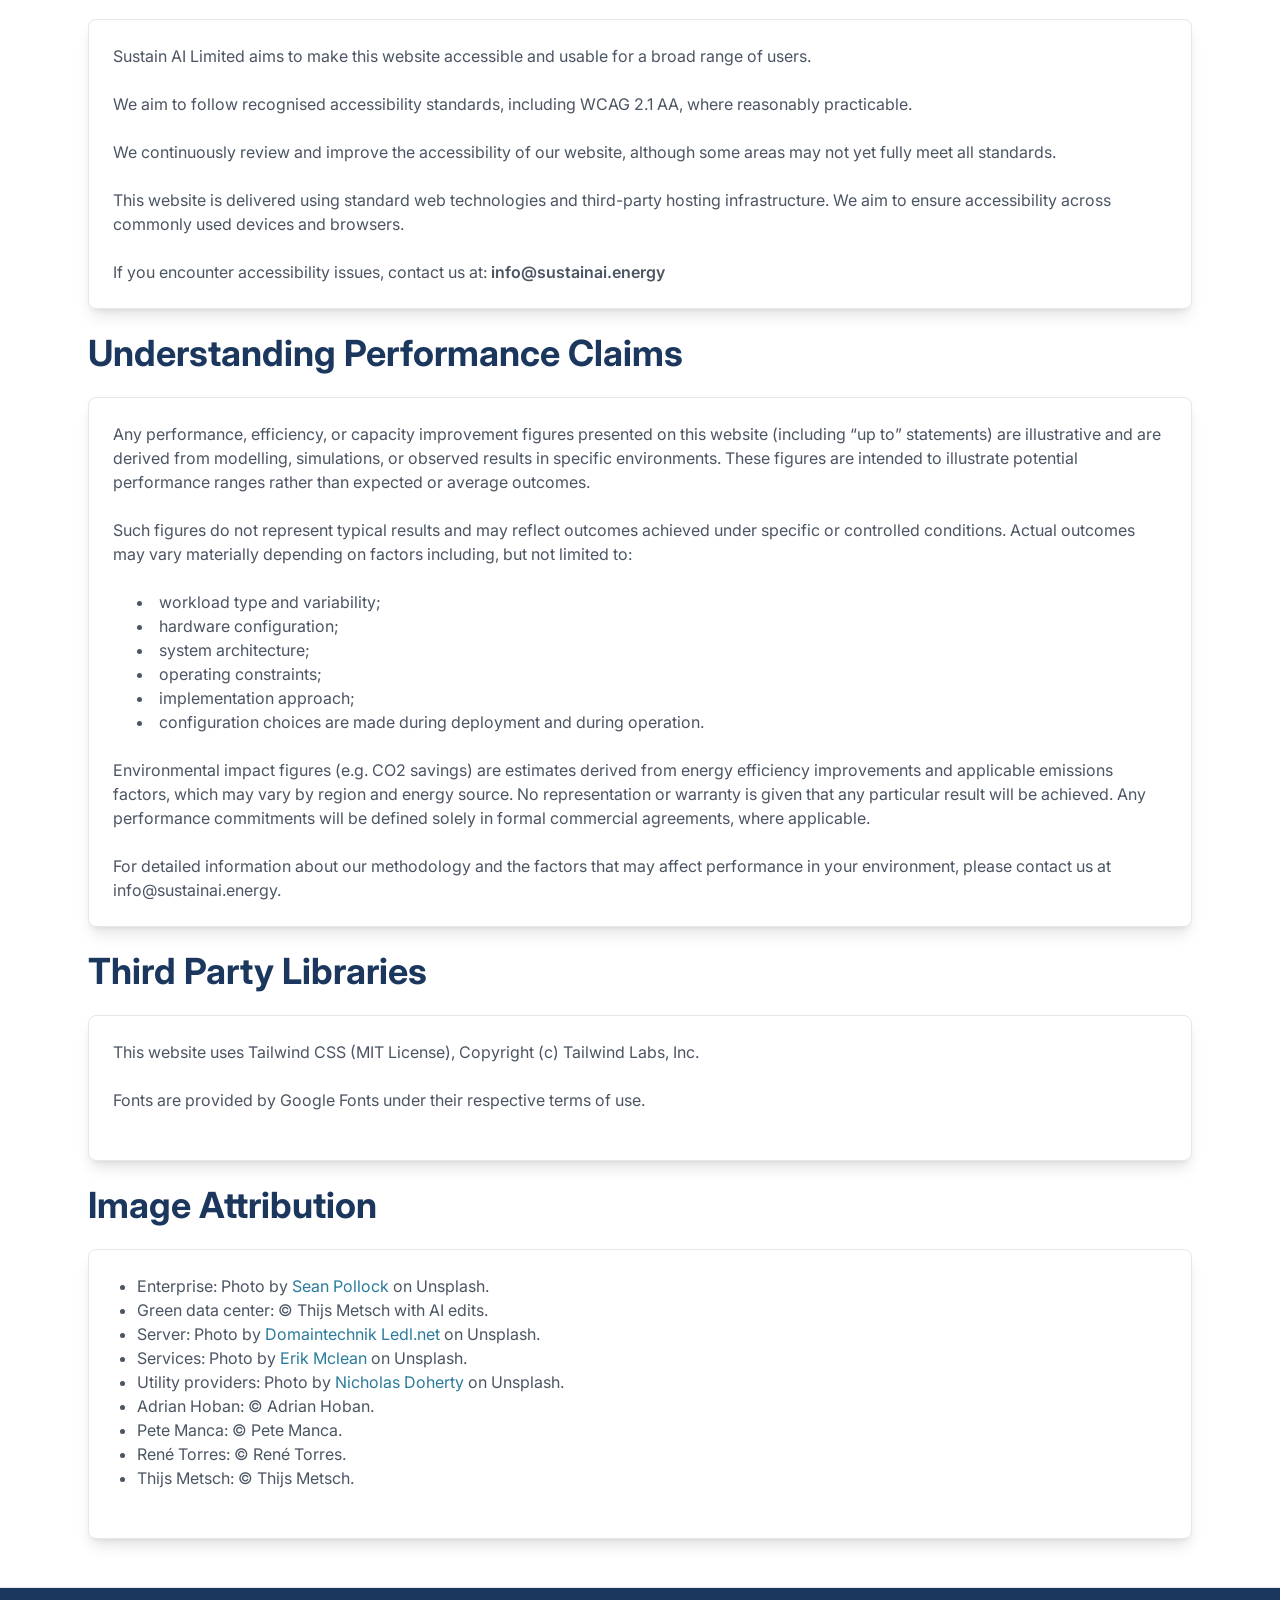
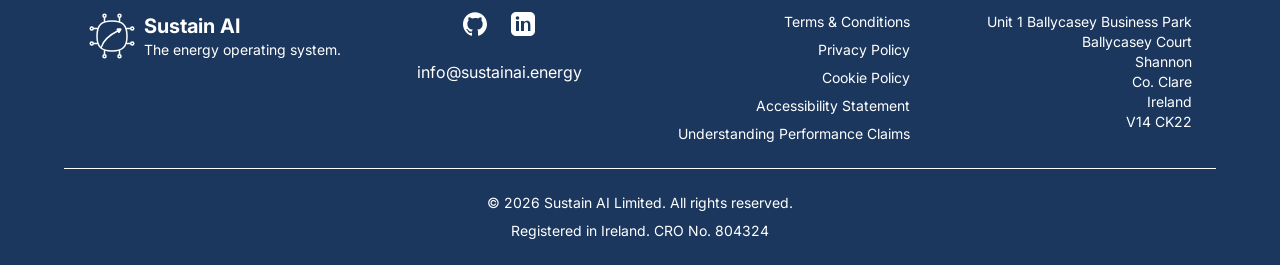
<file: legal.html>
<!DOCTYPE html>
<html lang="en">
<head>
    <meta charset="UTF-8">
    <meta name="description"
          content="Sustain AI is an energy operating system for data centres operating under power constraints. We help operators increase compute efficiency, reduce energy consumption, and unlock additional capacity without expanding infrastructure.">
    <meta name="keywords"
          content="data center energy optimisation, data center efficiency, data centre energy optimisation, data centre efficiency, AI for data centres, compute orchestration, energy management system, power constrained computing, data centre optimisation software, grid responsive computing, infrastructure efficiency, sustainable data centres">
    <meta property="og:title"
          content="Sustain AI - Energy Optimisation for Power-Constrained Data Centres">
    <meta property="og:description"
          content="An energy operating system for data centres. Sustain AI orchestrates compute within power constraints to increase efficiency, reduce energy use, and unlock capacity.">
    <meta property="og:type" content="website">
    <meta property="og:url" content="https://sustainai.energy">
    <meta name="application-name" content="Sustain AI">
    <meta name="viewport" content="width=device-width, initial-scale=1.0">
    <link rel="icon" href="img/logo/logo_orange.svg" type="image/svg+xml">
    <link rel="preconnect" href="https://fonts.googleapis.com">
    <link rel="preconnect" href="https://fonts.gstatic.com" crossorigin>
    <link href="https://fonts.googleapis.com/css2?family=Inter:wght@400;600;700&display=swap" rel="stylesheet">
    <title>Sustain AI | Energy Operating System for Data Centres</title>
    <link href="output.css" rel="stylesheet">
</head>
<body class="bg-white text-gray-600 font-sans flex flex-col min-h-screen">
<header id="main-header"
        class="sticky top-0 z-50 w-full flex flex-row justify-between items-center bg-secondary backdrop-blur-md shadow-lg px-6 py-6 border-b border-gray-200 transition-all duration-300">
    <a href="index.html" class="flex items-start hover:opacity-75">
        <div class="logo mr-2">
            <img src="img/logo/logo_white.svg" alt="Sustain AI Logo" class="w-12 h-12">
        </div>
        <div class="flex flex-col text-white leading-none">
            <span class="text-xl font-bold">Sustain AI</span>
            <span class="text-sm">The energy operating system.</span>
        </div>
    </a>
    <!-- Desktop menu - centered on desktop -->
    <nav id="desktop-menu" class="hidden md:flex space-x-6 text-white font-medium">
        <a href="index.html#solution" class="hover:text-orange hover:underline">Solution</a>
        <a href="index.html#technology" class="hover:text-orange hover:underline">Technology</a>
        <a href="index.html#ecosystem" class="hover:text-orange hover:underline">Ecosystem</a>
        <a href="index.html#aboutus" class="hover:text-orange hover:underline">About Us</a>
        <a href="index.html#contact" class="hover:text-orange hover:underline">Request Demo</a>
    </nav>
    <!-- Mobile menu (hidden by default) -->
    <div id="mobile-menu"
         class="absolute top-full right-6 mt-2 w-48 bg-white shadow-lg rounded-lg hidden flex-col py-2">
        <a href="index.html#solution" class="block px-2 py-2 text-gray-600 border-b border-gray-200">Solution</a>
        <a href="index.html#technology" class="block px-2 py-2 text-gray-600 border-b border-gray-200">Technology</a>
        <a href="index.html#ecosystem" class="block px-2 py-2 text-gray-600 border-b border-gray-200">Ecosystem</a>
        <a href="index.html#aboutus" class="block px-2 py-2 text-gray-600 border-b border-gray-200">About Us</a>
        <a href="index.html#contact" class="block px-2 py-2 text-gray-600">Request Demo</a>
    </div>
    <!-- Mobile burger button -->
    <div class="md:hidden ml-auto">
        <button id="menu-btn" class="text-white focus:outline-none" aria-label="Toggle navigation menu">
            <svg class="w-6 h-6" fill="none" stroke="currentColor" viewBox="0 0 24 24">
                <path stroke-linecap="round" stroke-linejoin="round" stroke-width="2"
                      d="M4 6h16M4 12h16M4 18h16"/>
            </svg>
        </button>
    </div>
</header>
<main class="flex-1 flex items-center justify-center">
    <div class="max-w-6xl mx-auto px-6 py-6">
        <h1 class="text-primary text-4xl md:text-6xl font-bold text-center mb-6">Legal & Policies</h1>
        <!-- Terms & Conditions -->
        <section id="terms" class="mb-6 scroll-mt-24">
            <h2 class="text-primary text-2xl md:text-4xl font-bold mb-6">Terms &
                Conditions</h2>
            <div class="p-6 rounded-lg shadow-lg bg-white border border-gray-200">
                <p class="mb-6">
                    This website is provided by Sustain AI Limited for informational purposes only. By accessing this
                    site, you agree to these terms.
                </p>
                <p class="mb-6">
                    Nothing on this website constitutes an offer, commitment, or contractual obligation. Any commercial
                    engagement will be governed by separate written agreements.
                </p>
                <p class="mb-6">
                    All content is owned by or licensed to Sustain AI Limited and is protected by applicable
                    intellectual property laws. Content may not be used without prior written consent.
                </p>
                <p class="mb-6">
                    The website is provided “as is” without warranties of any kind. We do not guarantee accuracy,
                    completeness, or suitability for any purpose.
                </p>
                <p class="mb-6">
                    This website is hosted and delivered via third-party infrastructure providers. We do not control all
                    aspects of such infrastructure and cannot guarantee uninterrupted or error-free availability.
                </p>
                <p>
                    To the fullest extent permitted by law, Sustain AI Limited shall not be liable for any loss arising
                    from use of this website or reliance on its content. These terms are governed by the laws of
                    Ireland.
                </p>
            </div>
        </section>
        <!-- Privacy Policy -->
        <section id="privacy" class="mb-6 scroll-mt-24">
            <h2 class="text-primary text-2xl md:text-4xl font-bold mb-6">Privacy Policy</h2>
            <div class="p-6 rounded-lg shadow-lg bg-white border border-gray-200">
                <p class="mb-6">
                    Sustain AI Limited processes personal data in accordance with applicable data protection laws,
                    including GDPR and UK GDPR.
                </p>
                <p class="mb-6">
                    This website is intended for business users. We may collect limited personal data such as name,
                    company, contact details, and technical usage data.
                </p>
                <p class="mb-6">
                    This website is hosted by a third-party provider. As part of normal operations, technical data such
                    as IP address, browser type, and access logs may be processed for security, performance, and
                    operational purposes.
                </p>
                <p class="mb-6">
                    Data is used to respond to enquiries, manage business relationships, improve the website, maintain
                    website security, and improve performance.
                </p>
                <p class="mb-6">
                    Processing is based on legitimate interests or consent where required. We do not sell personal data.
                </p>
                <p class="mb-6">
                    Data may be shared with service providers, including hosting providers, and may be processed outside
                    the EU or the UK with appropriate safeguards in place.
                </p>
                <p>
                    You have rights to access, correct, or request deletion of your data.
                    Contact: <span class="font-semibold">info@sustainai.energy</span>
                </p>
            </div>
        </section>
        <!-- Cookie Policy -->
        <section id="cookies" class="mb-6 scroll-mt-24">
            <h2 class="text-primary text-2xl md:text-4xl font-bold mb-6">Cookie Policy</h2>
            <div class="p-6 rounded-lg shadow-lg bg-white border border-gray-200">
                <p class="mb-6">
                    This website does not use cookies for analytics, tracking, or advertising purposes.
                </p>
                <p class="mb-6">
                    The site is hosted by a third-party provider. As part of standard web infrastructure, limited
                    technical data (such as IP address and request metadata) may be processed for security and delivery
                    purposes. This is not used by Sustain AI Limited for tracking or profiling.
                </p>
                <p>
                    If cookies or similar technologies are introduced in the future, this policy will be updated and
                    consent mechanisms
                    implemented where required.
                </p>
            </div>
        </section>
        <!-- Accessibility Statement -->
        <section id="accessibility" class="mb-6 scroll-mt-24">
            <h2 class="text-primary text-2xl md:text-4xl font-bold mb-6">Accessibility Statement</h2>
            <div class="p-6 rounded-lg shadow-lg bg-white border border-gray-200">
                <p class="mb-6">
                    Sustain AI Limited aims to make this website accessible and usable for a broad range of users.
                </p>
                <p class="mb-6">
                    We aim to follow recognised accessibility standards, including WCAG 2.1 AA, where reasonably
                    practicable.
                </p>
                <p class="mb-6">
                    We continuously review and improve the accessibility of our website, although some areas may not yet
                    fully meet all standards.
                </p>
                <p class="mb-6">
                    This website is delivered using standard web technologies and third-party hosting infrastructure. We
                    aim to ensure accessibility across commonly used devices and browsers.
                </p>
                <p>
                    If you encounter accessibility issues, contact us at:
                    <span class="font-semibold">info@sustainai.energy</span>
                </p>
            </div>
        </section>
        <!-- Understanding Performance Claims -->
        <section id="claims" class="mb-6 scroll-mt-24">
            <h2 class="text-primary text-2xl md:text-4xl font-bold mb-6">Understanding Performance Claims</h2>
            <div class="p-6 rounded-lg shadow-lg bg-white border border-gray-200">
                <p class=" mb-6">
                    Any performance, efficiency, or capacity improvement figures presented on this website (including
                    “up to” statements) are illustrative and are derived from modelling, simulations, or observed
                    results in specific environments. These figures are intended to illustrate potential performance
                    ranges rather than expected or average outcomes.
                </p>
                <p class="mb-6">
                    Such figures do not represent typical results and may reflect outcomes achieved under specific or
                    controlled conditions. Actual outcomes may vary materially depending on factors including, but not
                    limited to:
                </p>
                <ul class="list-disc list-inside mb-6 pl-6">
                    <li>workload type and variability;</li>
                    <li>hardware configuration;</li>
                    <li>system architecture;</li>
                    <li>operating constraints;</li>
                    <li>implementation approach;</li>
                    <li>configuration choices are made during deployment and during operation.</li>
                </ul>
                <p class="mb-6">
                    Environmental impact figures (e.g. CO2 savings) are estimates derived from energy efficiency
                    improvements and applicable emissions factors, which may vary by region and energy source. No
                    representation or warranty is given that any particular result will be achieved. Any performance
                    commitments will be defined solely in formal commercial agreements, where applicable.
                </p>
                <p>
                    For detailed information about our methodology and the factors that may affect performance in your
                    environment, please contact us at info@sustainai.energy.
                </p>
            </div>
        </section>
        <!-- Third Party Libraries -->
        <section id="library_attribution" class="mb-6 scroll-mt-24">
            <h2 class="text-primary text-2xl md:text-4xl font-bold mb-6">Third Party Libraries</h2>
            <div class="p-6 rounded-lg shadow-lg bg-white border border-gray-200">
                <p class=" mb-6">
                    This website uses Tailwind CSS (MIT License), Copyright (c) Tailwind Labs, Inc.
                </p>
                <p class=" mb-6">
                    Fonts are provided by Google Fonts under their respective terms of use.
                </p>
            </div>
        </section>
        <!-- Image Attribution -->
        <section id="attribution" class="mb-6 scroll-mt-24">
            <h2 class="text-primary text-2xl md:text-4xl font-bold mb-6">Image Attribution</h2>
            <div class="p-6 rounded-lg shadow-lg bg-white border border-gray-200">
                <ul class="list-disc list-outside mb-6 pl-6">
                    <li>
                        <a href="img/ecosystem/enterprise.jpg">Enterprise</a>: Photo by <a
                            href="https://unsplash.com/photos/low-angle-photo-of-city-high-rise-buildings-during-daytime-PhYq704ffdA"
                            target="_blank"
                            class="text-[#2a7b9b] hover:underline">Sean Pollock</a> on Unsplash.
                    </li>
                    <li>
                        <a href="img/ecosystem/green_data_center.jpg">Green data center</a>: © Thijs Metsch with
                        AI edits.
                    </li>
                    <li>
                        <a href="img/ecosystem/server.jpg">Server</a>: Photo by
                        <a href="https://www.domaintechnik.at/"
                           target="_blank"
                           class="text-[#2a7b9b] hover:underline">Domaintechnik
                            Ledl.net</a> on <a
                            href="https://unsplash.com/photos/server-rack-with-blinking-green-lights-VHmBX7FnXw0">Unsplash</a>.
                    </li>
                    <li>
                        <a href="img/ecosystem/services.jpg">Services</a>: Photo by <a
                            href="https://unsplash.com/photos/white-and-black-samsung-signage-aielvGxZB0g"
                            target="_blank"
                            class="text-[#2a7b9b] hover:underline">Erik Mclean</a> on Unsplash.
                    </li>
                    <li>
                        <a href="img/ecosystem/utility_provider.jpg">Utility providers</a>: Photo by <a
                            href="https://unsplash.com/photos/white-electic-windmill-pONBhDyOFoM" target="_blank"
                            class="text-[#2a7b9b] hover:underline"> Nicholas Doherty</a> on Unsplash.
                    </li>
                    <li>
                        <a href="img/team/adrian.jpg">Adrian Hoban</a>: © Adrian Hoban.
                    </li>
                    <li>
                        <a href="img/team/pete.jpg">Pete Manca</a>: © Pete Manca.
                    </li>
                    <li>
                        <a href="img/team/rene.jpg">René Torres</a>: © René Torres.
                    </li>
                    <li>
                        <a href="img/team/thijs.jpg">Thijs Metsch</a>: © Thijs Metsch.
                    </li>
                </ul>
            </div>
        </section>
    </div>
</main>
<!-- Footer -->
<footer id="footer-section" class="relative bg-primary border-t border-gray-200 scroll-mt-24">
    <div class="max-w-6xl mx-auto px-6 py-6 grid md:grid-cols-4 gap-6 items-start">
        <!-- Left: Logo + Company Name -->
        <a href="index.html"
           class="flex items-center justify-center mb-6 md:mb-0 md:items-start md:justify-start hover:opacity-75">
            <div class="logo mr-2">
                <img src="img/logo/logo_white.svg" alt="Sustain AI Logo" class="w-12 h-12">
            </div>
            <div class="flex flex-col text-white leading-none">
                <span class="text-xl font-bold">Sustain AI</span>
                <span class="text-sm">The energy operating system.</span>
            </div>
        </a>
        <!-- Center: Social icons + Email -->
        <div class="flex flex-col items-center space-y-6 mt-6 md:mt-0">
            <div class="flex space-x-6">
                <!-- GitHub Icon -->
                <a href="https://github.com/sustainai-energy" target="_blank"
                   class="text-white hover:text-orange">
                    <svg class="w-6 h-6" fill="currentColor" viewBox="0 0 24 24">
                        <path d="M12 0.297C5.373 0.297 0 5.67 0 12.297c0 5.303 3.438 9.8 8.205 11.387.6.11.82-.26.82-.577v-2.234c-3.338.724-4.033-1.416-4.033-1.416-.546-1.387-1.333-1.756-1.333-1.756-1.089-.745.083-.729.083-.729 1.205.085 1.838 1.237 1.838 1.237 1.07 1.834 2.809 1.304 3.495.997.108-.775.418-1.304.762-1.604-2.665-.3-5.466-1.332-5.466-5.931 0-1.31.468-2.382 1.235-3.222-.123-.303-.536-1.523.117-3.176 0 0 1.008-.322 3.3 1.23a11.52 11.52 0 013.003-.403c1.018.005 2.043.137 3.003.403 2.29-1.552 3.296-1.23 3.296-1.23.655 1.653.242 2.873.119 3.176.77.84 1.234 1.912 1.234 3.222 0 4.609-2.803 5.625-5.475 5.921.429.369.812 1.096.812 2.21v3.276c0 .319.218.694.825.576C20.565 22.092 24 17.593 24 12.297 24 5.67 18.627.297 12 .297z"/>
                    </svg>
                </a>
                <!-- LinkedIn Icon -->
                <a href="https://linkedin.com/company/sustain-ai-energy" target="_blank"
                   class="text-white hover:text-orange">
                    <svg class="w-6 h-6" fill="currentColor" viewBox="0 0 24 24">
                        <path d="M19 0h-14c-2.761 0-5 2.239-5 5v14c0 2.762 2.239 5 5 5h14c2.762 0 5-2.238 5-5v-14c0-2.761-2.238-5-5-5zm-11 19h-3v-10h3v10zm-1.5-11.268c-.966 0-1.75-.784-1.75-1.75s.784-1.75 1.75-1.75 1.75.784 1.75 1.75-.784 1.75-1.75 1.75zm13.5 11.268h-3v-5.604c0-1.337-.026-3.065-1.867-3.065-1.867 0-2.154 1.459-2.154 2.968v5.701h-3v-10h2.884v1.367h.041c.402-.764 1.386-1.567 2.852-1.567 3.049 0 3.612 2.006 3.612 4.612v5.588z"/>
                    </svg>
                </a>
            </div>
            <a href="mailto:info@sustainai.energy" class="text-white hover:text-orange">info@sustainai.energy</a>
        </div>
        <!-- Legal Links -->
        <div class="flex flex-col items-center md:items-end space-y-2 mt-6 md:mt-0 text-center text-white md:text-right">
            <a href="#terms" class="hover:text-orange text-sm">Terms & Conditions</a>
            <a href="#privacy" class="hover:text-orange text-sm">Privacy Policy</a>
            <a href="#cookies" class="hover:text-orange text-sm scroll-mt-24">Cookie Policy</a>
            <a href="#accessibility" class="hover:text-orange text-sm">Accessibility Statement</a>
            <a href="#claims" class="hover:text-orange text-sm">Understanding Performance Claims</a>
        </div>
        <!-- Right: Address -->
        <div class="text-center text-sm md:text-right text-white space-y-2 mt-6 md:mt-0">
            <p>Unit 1 Ballycasey Business Park<br>Ballycasey Court<br>Shannon<br>Co. Clare<br>Ireland<br>V14 CK22
            </p>
        </div>
    </div>
    <div class="max-w-6xl mx-auto px-6 py-6 border-t border-white text-center text-sm text-white">
        <p>© 2026 Sustain AI Limited. All rights reserved.</p>
        <p class="mt-2">Registered in Ireland. CRO No. 804324</p>
    </div>
</footer>
<script>
    document.addEventListener('DOMContentLoaded', () => {
        const btn = document.getElementById('menu-btn');
        const menu = document.getElementById('mobile-menu');
        const header = document.getElementById('main-header');
        btn.addEventListener('click', () => {
            menu.classList.toggle('hidden');
        });
        menu.querySelectorAll('a').forEach(link => {
            link.addEventListener('click', () => {
                menu.classList.add('hidden');
            });
        });
        let lastScrollY = window.scrollY;
        window.addEventListener('scroll', () => {
            const currentScrollY = window.scrollY;
            if (currentScrollY > 50) {
                header.classList.replace('py-6', 'py-2');
                header.classList.replace('bg-secondary', 'bg-secondary/90');
            } else {
                header.classList.replace('py-2', 'py-6');
                header.classList.replace('bg-secondary/90', 'bg-secondary');
            }
            if (currentScrollY > lastScrollY && currentScrollY > 200) {
                header.classList.add('-translate-y-full');
            } else {
                header.classList.remove('-translate-y-full');
            }
            lastScrollY = currentScrollY;
        });
    });
</script>
</body>
</html>
</file>
<file: output.css>
*,:after,:before{--tw-border-spacing-x:0;--tw-border-spacing-y:0;--tw-translate-x:0;--tw-translate-y:0;--tw-rotate:0;--tw-skew-x:0;--tw-skew-y:0;--tw-scale-x:1;--tw-scale-y:1;--tw-pan-x: ;--tw-pan-y: ;--tw-pinch-zoom: ;--tw-scroll-snap-strictness:proximity;--tw-gradient-from-position: ;--tw-gradient-via-position: ;--tw-gradient-to-position: ;--tw-ordinal: ;--tw-slashed-zero: ;--tw-numeric-figure: ;--tw-numeric-spacing: ;--tw-numeric-fraction: ;--tw-ring-inset: ;--tw-ring-offset-width:0px;--tw-ring-offset-color:#fff;--tw-ring-color:rgba(59,130,246,.5);--tw-ring-offset-shadow:0 0 #0000;--tw-ring-shadow:0 0 #0000;--tw-shadow:0 0 #0000;--tw-shadow-colored:0 0 #0000;--tw-blur: ;--tw-brightness: ;--tw-contrast: ;--tw-grayscale: ;--tw-hue-rotate: ;--tw-invert: ;--tw-saturate: ;--tw-sepia: ;--tw-drop-shadow: ;--tw-backdrop-blur: ;--tw-backdrop-brightness: ;--tw-backdrop-contrast: ;--tw-backdrop-grayscale: ;--tw-backdrop-hue-rotate: ;--tw-backdrop-invert: ;--tw-backdrop-opacity: ;--tw-backdrop-saturate: ;--tw-backdrop-sepia: ;--tw-contain-size: ;--tw-contain-layout: ;--tw-contain-paint: ;--tw-contain-style: }::backdrop{--tw-border-spacing-x:0;--tw-border-spacing-y:0;--tw-translate-x:0;--tw-translate-y:0;--tw-rotate:0;--tw-skew-x:0;--tw-skew-y:0;--tw-scale-x:1;--tw-scale-y:1;--tw-pan-x: ;--tw-pan-y: ;--tw-pinch-zoom: ;--tw-scroll-snap-strictness:proximity;--tw-gradient-from-position: ;--tw-gradient-via-position: ;--tw-gradient-to-position: ;--tw-ordinal: ;--tw-slashed-zero: ;--tw-numeric-figure: ;--tw-numeric-spacing: ;--tw-numeric-fraction: ;--tw-ring-inset: ;--tw-ring-offset-width:0px;--tw-ring-offset-color:#fff;--tw-ring-color:rgba(59,130,246,.5);--tw-ring-offset-shadow:0 0 #0000;--tw-ring-shadow:0 0 #0000;--tw-shadow:0 0 #0000;--tw-shadow-colored:0 0 #0000;--tw-blur: ;--tw-brightness: ;--tw-contrast: ;--tw-grayscale: ;--tw-hue-rotate: ;--tw-invert: ;--tw-saturate: ;--tw-sepia: ;--tw-drop-shadow: ;--tw-backdrop-blur: ;--tw-backdrop-brightness: ;--tw-backdrop-contrast: ;--tw-backdrop-grayscale: ;--tw-backdrop-hue-rotate: ;--tw-backdrop-invert: ;--tw-backdrop-opacity: ;--tw-backdrop-saturate: ;--tw-backdrop-sepia: ;--tw-contain-size: ;--tw-contain-layout: ;--tw-contain-paint: ;--tw-contain-style: }/*! tailwindcss v3.4.19 | MIT License | https://tailwindcss.com*/*,:after,:before{box-sizing:border-box;border:0 solid #e5e7eb}:after,:before{--tw-content:""}:host,html{line-height:1.5;-webkit-text-size-adjust:100%;-moz-tab-size:4;-o-tab-size:4;tab-size:4;font-family:Inter,ui-sans-serif,system-ui,sans-serif;font-feature-settings:normal;font-variation-settings:normal;-webkit-tap-highlight-color:transparent}body{margin:0;line-height:inherit}hr{height:0;color:inherit;border-top-width:1px}abbr:where([title]){-webkit-text-decoration:underline dotted;text-decoration:underline dotted}h1,h2,h3,h4,h5,h6{font-size:inherit;font-weight:inherit}a{color:inherit;text-decoration:inherit}b,strong{font-weight:bolder}code,kbd,pre,samp{font-family:ui-monospace,SFMono-Regular,Menlo,Monaco,Consolas,Liberation Mono,Courier New,monospace;font-feature-settings:normal;font-variation-settings:normal;font-size:1em}small{font-size:80%}sub,sup{font-size:75%;line-height:0;position:relative;vertical-align:baseline}sub{bottom:-.25em}sup{top:-.5em}table{text-indent:0;border-color:inherit;border-collapse:collapse}button,input,optgroup,select,textarea{font-family:inherit;font-feature-settings:inherit;font-variation-settings:inherit;font-size:100%;font-weight:inherit;line-height:inherit;letter-spacing:inherit;color:inherit;margin:0;padding:0}button,select{text-transform:none}button,input:where([type=button]),input:where([type=reset]),input:where([type=submit]){-webkit-appearance:button;background-color:transparent;background-image:none}:-moz-focusring{outline:auto}:-moz-ui-invalid{box-shadow:none}progress{vertical-align:baseline}::-webkit-inner-spin-button,::-webkit-outer-spin-button{height:auto}[type=search]{-webkit-appearance:textfield;outline-offset:-2px}::-webkit-search-decoration{-webkit-appearance:none}::-webkit-file-upload-button{-webkit-appearance:button;font:inherit}summary{display:list-item}blockquote,dd,dl,figure,h1,h2,h3,h4,h5,h6,hr,p,pre{margin:0}fieldset{margin:0}fieldset,legend{padding:0}menu,ol,ul{list-style:none;margin:0;padding:0}dialog{padding:0}textarea{resize:vertical}input::-moz-placeholder,textarea::-moz-placeholder{opacity:1;color:#9ca3af}input::placeholder,textarea::placeholder{opacity:1;color:#9ca3af}[role=button],button{cursor:pointer}:disabled{cursor:default}audio,canvas,embed,iframe,img,object,svg,video{display:block;vertical-align:middle}img,video{max-width:100%;height:auto}[hidden]:where(:not([hidden=until-found])){display:none}.absolute{position:absolute}.relative{position:relative}.sticky{position:sticky}.inset-0{inset:0}.right-6{right:1.5rem}.top-0{top:0}.top-full{top:100%}.z-50{z-index:50}.mx-0{margin-left:0;margin-right:0}.mx-auto{margin-left:auto;margin-right:auto}.mb-2{margin-bottom:.5rem}.mb-6{margin-bottom:1.5rem}.ml-auto{margin-left:auto}.mr-2{margin-right:.5rem}.mt-2{margin-top:.5rem}.mt-6{margin-top:1.5rem}.block{display:block}.inline-block{display:inline-block}.flex{display:flex}.grid{display:grid}.hidden{display:none}.aspect-\[3\/2\]{aspect-ratio:3/2}.h-1{height:.25rem}.h-12{height:3rem}.h-56{height:14rem}.h-6{height:1.5rem}.h-64{height:16rem}.h-auto{height:auto}.min-h-\[240px\]{min-height:240px}.min-h-screen{min-height:100vh}.w-12{width:3rem}.w-24{width:6rem}.w-40{width:10rem}.w-48{width:12rem}.w-6{width:1.5rem}.w-full{width:100%}.max-w-4xl{max-width:56rem}.max-w-6xl{max-width:72rem}.flex-1{flex:1 1 0%}.-translate-y-full{--tw-translate-y:-100%;transform:translate(var(--tw-translate-x),var(--tw-translate-y)) rotate(var(--tw-rotate)) skewX(var(--tw-skew-x)) skewY(var(--tw-skew-y)) scaleX(var(--tw-scale-x)) scaleY(var(--tw-scale-y))}.scroll-mt-24{scroll-margin-top:6rem}.list-inside{list-style-position:inside}.list-outside{list-style-position:outside}.list-disc{list-style-type:disc}.flex-row{flex-direction:row}.flex-col{flex-direction:column}.flex-wrap{flex-wrap:wrap}.items-start{align-items:flex-start}.items-center{align-items:center}.justify-center{justify-content:center}.justify-between{justify-content:space-between}.gap-6{gap:1.5rem}.space-x-6>:not([hidden])~:not([hidden]){--tw-space-x-reverse:0;margin-right:calc(1.5rem*var(--tw-space-x-reverse));margin-left:calc(1.5rem*(1 - var(--tw-space-x-reverse)))}.space-y-2>:not([hidden])~:not([hidden]){--tw-space-y-reverse:0;margin-top:calc(.5rem*(1 - var(--tw-space-y-reverse)));margin-bottom:calc(.5rem*var(--tw-space-y-reverse))}.space-y-6>:not([hidden])~:not([hidden]){--tw-space-y-reverse:0;margin-top:calc(1.5rem*(1 - var(--tw-space-y-reverse)));margin-bottom:calc(1.5rem*var(--tw-space-y-reverse))}.overflow-hidden{overflow:hidden}.rounded-lg{border-radius:.5rem}.border{border-width:1px}.border-b{border-bottom-width:1px}.border-t{border-top-width:1px}.border-gray-200{--tw-border-opacity:1;border-color:rgb(229 231 235/var(--tw-border-opacity,1))}.border-white{--tw-border-opacity:1;border-color:rgb(255 255 255/var(--tw-border-opacity,1))}.bg-black\/20{background-color:rgba(0,0,0,.2)}.bg-gray-200{--tw-bg-opacity:1;background-color:rgb(229 231 235/var(--tw-bg-opacity,1))}.bg-orange{--tw-bg-opacity:1;background-color:rgb(244 93 34/var(--tw-bg-opacity,1))}.bg-primary{--tw-bg-opacity:1;background-color:rgb(27 55 94/var(--tw-bg-opacity,1))}.bg-secondary{--tw-bg-opacity:1;background-color:rgb(38 78 134/var(--tw-bg-opacity,1))}.bg-secondary\/90{background-color:rgba(38,78,134,.9)}.bg-white{--tw-bg-opacity:1;background-color:rgb(255 255 255/var(--tw-bg-opacity,1))}.bg-gradient-to-r{background-image:linear-gradient(to right,var(--tw-gradient-stops))}.from-primary{--tw-gradient-from:#1b375e var(--tw-gradient-from-position);--tw-gradient-to:rgba(27,55,94,0) var(--tw-gradient-to-position);--tw-gradient-stops:var(--tw-gradient-from),var(--tw-gradient-to)}.to-secondary{--tw-gradient-to:#264e86 var(--tw-gradient-to-position)}.object-cover{-o-object-fit:cover;object-fit:cover}.p-2{padding:.5rem}.p-6{padding:1.5rem}.px-2{padding-left:.5rem;padding-right:.5rem}.px-6{padding-left:1.5rem;padding-right:1.5rem}.py-2{padding-top:.5rem;padding-bottom:.5rem}.py-6{padding-top:1.5rem;padding-bottom:1.5rem}.pl-5{padding-left:1.25rem}.pl-6{padding-left:1.5rem}.text-left{text-align:left}.text-center{text-align:center}.text-justify{text-align:justify}.font-sans{font-family:Inter,ui-sans-serif,system-ui,sans-serif}.text-2xl{font-size:1.5rem;line-height:2rem}.text-4xl{font-size:2.25rem;line-height:2.5rem}.text-base{font-size:1rem;line-height:1.5rem}.text-sm{font-size:.875rem;line-height:1.25rem}.text-xl{font-size:1.25rem;line-height:1.75rem}.font-bold{font-weight:700}.font-medium{font-weight:500}.font-semibold{font-weight:600}.leading-none{line-height:1}.text-\[\#2a7b9b\]{--tw-text-opacity:1;color:rgb(42 123 155/var(--tw-text-opacity,1))}.text-gray-600{--tw-text-opacity:1;color:rgb(75 85 99/var(--tw-text-opacity,1))}.text-primary{--tw-text-opacity:1;color:rgb(27 55 94/var(--tw-text-opacity,1))}.text-white{--tw-text-opacity:1;color:rgb(255 255 255/var(--tw-text-opacity,1))}.opacity-75{opacity:.75}.shadow-lg{--tw-shadow:0 10px 15px -3px rgba(0,0,0,.1),0 4px 6px -4px rgba(0,0,0,.1);--tw-shadow-colored:0 10px 15px -3px var(--tw-shadow-color),0 4px 6px -4px var(--tw-shadow-color);box-shadow:var(--tw-ring-offset-shadow,0 0 #0000),var(--tw-ring-shadow,0 0 #0000),var(--tw-shadow)}.drop-shadow-2xl{--tw-drop-shadow:drop-shadow(0 25px 25px rgba(0,0,0,.15))}.drop-shadow-2xl,.drop-shadow-xl{filter:var(--tw-blur) var(--tw-brightness) var(--tw-contrast) var(--tw-grayscale) var(--tw-hue-rotate) var(--tw-invert) var(--tw-saturate) var(--tw-sepia) var(--tw-drop-shadow)}.drop-shadow-xl{--tw-drop-shadow:drop-shadow(0 20px 13px rgba(0,0,0,.03)) drop-shadow(0 8px 5px rgba(0,0,0,.08))}.backdrop-blur-md{--tw-backdrop-blur:blur(12px);-webkit-backdrop-filter:var(--tw-backdrop-blur) var(--tw-backdrop-brightness) var(--tw-backdrop-contrast) var(--tw-backdrop-grayscale) var(--tw-backdrop-hue-rotate) var(--tw-backdrop-invert) var(--tw-backdrop-opacity) var(--tw-backdrop-saturate) var(--tw-backdrop-sepia);backdrop-filter:var(--tw-backdrop-blur) var(--tw-backdrop-brightness) var(--tw-backdrop-contrast) var(--tw-backdrop-grayscale) var(--tw-backdrop-hue-rotate) var(--tw-backdrop-invert) var(--tw-backdrop-opacity) var(--tw-backdrop-saturate) var(--tw-backdrop-sepia)}.transition-all{transition-property:all;transition-timing-function:cubic-bezier(.4,0,.2,1);transition-duration:.15s}.duration-300{transition-duration:.3s}.hover\:bg-light:hover{--tw-bg-opacity:1;background-color:rgb(230 230 230/var(--tw-bg-opacity,1))}.hover\:text-orange:hover{--tw-text-opacity:1;color:rgb(244 93 34/var(--tw-text-opacity,1))}.hover\:text-primary:hover{--tw-text-opacity:1;color:rgb(27 55 94/var(--tw-text-opacity,1))}.hover\:underline:hover{text-decoration-line:underline}.hover\:opacity-75:hover{opacity:.75}.focus\:outline-none:focus{outline:2px solid transparent;outline-offset:2px}@media (min-width:768px){.md\:mb-0{margin-bottom:0}.md\:mt-0{margin-top:0}.md\:flex{display:flex}.md\:hidden{display:none}.md\:w-1\/2{width:50%}.md\:w-\[calc\(25\%-1\.125rem\)\]{width:calc(25% - 1.125rem)}.md\:w-\[calc\(50\%-1rem\)\]{width:calc(50% - 1rem)}.md\:grid-cols-2{grid-template-columns:repeat(2,minmax(0,1fr))}.md\:grid-cols-4{grid-template-columns:repeat(4,minmax(0,1fr))}.md\:flex-row{flex-direction:row}.md\:items-start{align-items:flex-start}.md\:items-end{align-items:flex-end}.md\:justify-start{justify-content:flex-start}.md\:py-6{padding-top:1.5rem;padding-bottom:1.5rem}.md\:text-right{text-align:right}.md\:text-4xl{font-size:2.25rem;line-height:2.5rem}.md\:text-6xl{font-size:3.75rem;line-height:1}}@media (min-width:1024px){.lg\:w-\[calc\(33\.333\%-1\.5rem\)\]{width:calc(33.333% - 1.5rem)}}
</file>
